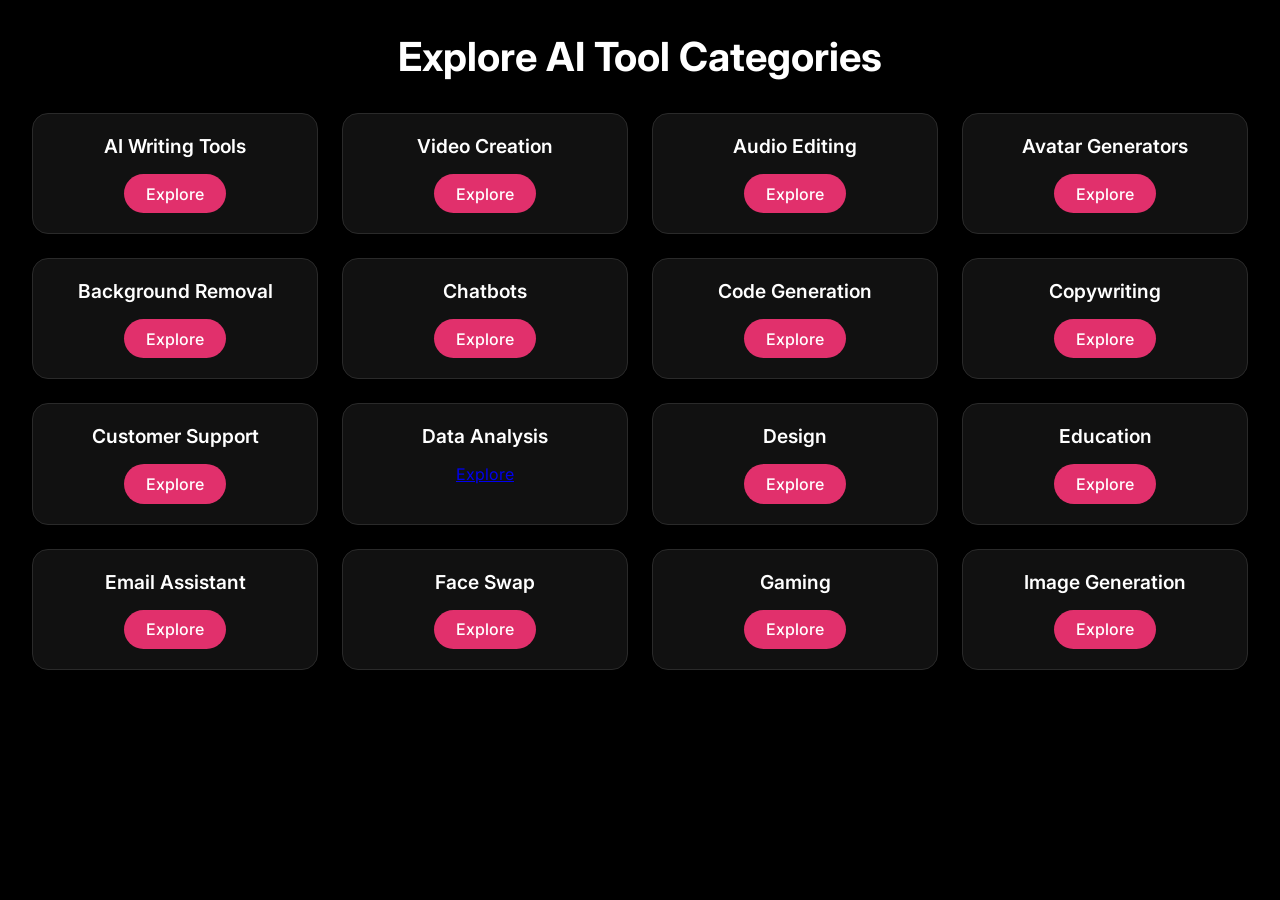
<file: categories.html>
<!DOCTYPE html>
<html lang="en">
<head>
  <meta charset="UTF-8" />
  <meta name="viewport" content="width=device-width, initial-scale=1.0"/>
  <title>AI Tool Categories</title>
  <link href="https://fonts.googleapis.com/css2?family=Inter:wght@400;600;700&display=swap" rel="stylesheet">
  <style>
    :root {
      --bg: #000;
      --text: #fff;
      --card: #111;
      --border: #2a2a2a;
      --accent: #6366f1;
      --insta-btn: #e1306c;
      --insta-hover: #c72a60;
    }

    * {
      box-sizing: border-box;
      margin: 0;
      padding: 0;
    }

    body {
      font-family: 'Inter', sans-serif;
      background: var(--bg);
      color: var(--text);
      padding: 2rem;
    }

    h1 {
      font-size: 2.5rem;
      text-align: center;
      margin-bottom: 2rem;
    }

    .grid {
      display: grid;
      grid-template-columns: repeat(auto-fit, minmax(240px, 1fr));
      gap: 1.5rem;
    }

    .category-card {
      background: var(--card);
      border: 1px solid var(--border);
      border-radius: 1rem;
      padding: 1.25rem;
      text-align: center;
      transition: transform 0.2s ease, box-shadow 0.2s;
    }

    .category-card:hover {
      transform: translateY(-4px);
      box-shadow: 0 0 0 1px var(--accent), 0 8px 20px rgba(99, 102, 241, 0.2);
    }

    .category-name {
      font-weight: 600;
      font-size: 1.2rem;
      margin-bottom: 1rem;
    }

    .category-link {
      display: inline-block;
      padding: 0.6rem 1.4rem;
      background: var(--insta-btn);
      color: white;
      border-radius: 999px;
      text-decoration: none;
      font-weight: 500;
      transition: background 0.3s ease, transform 0.2s ease;
    }

    .category-link:hover {
      background: var(--insta-hover);
      transform: scale(1.05);
    }

    @media (max-width: 600px) {
      h1 {
        font-size: 1.8rem;
      }
    }
  </style>
</head>
<body>
  <h1>Explore AI Tool Categories</h1>
  <div class="grid">
    <div class="category-card">
      <div class="category-name">AI Writing Tools</div>
      <a href="index.html" class="category-link">Explore</a>
    </div>
    <div class="category-card">
      <div class="category-name">Video Creation</div>
      <a href="index.html" class="category-link">Explore</a>
    </div>
    <div class="category-card">
      <div class="category-name">Audio Editing</div>
      <a href="index.html" class="category-link">Explore</a>
    </div>
    <div class="category-card">
      <div class="category-name">Avatar Generators</div>
      <a href="index.html" class="category-link">Explore</a>
    </div>
    <div class="category-card">
      <div class="category-name">Background Removal</div>
      <a href="index.html" class="category-link">Explore</a>
    </div>
    <div class="category-card">
      <div class="category-name">Chatbots</div>
      <a href="index.html" class="category-link">Explore</a>
    </div>
    <div class="category-card">
      <div class="category-name">Code Generation</div>
      <a href="index.html" class="category-link">Explore</a>
    </div>
    <div class="category-card">
      <div class="category-name">Copywriting</div>
      <a href="index.html" class="category-link">Explore</a>
    </div>
    <div class="category-card">
      <div class="category-name">Customer Support</div>
      <a href="index.html" class="category-link">Explore</a>
    </div>
    <div class="category-card">
      <div class="category-name">Data Analysis</div>
      <a href="index.html" class"category-link">Explore</a>
    </div>
    <div class="category-card">
      <div class="category-name">Design</div>
      <a href="index.html" class="category-link">Explore</a>
    </div>
    <div class="category-card">
      <div class="category-name">Education</div>
      <a href="index.html" class="category-link">Explore</a>
    </div>
    <div class="category-card">
      <div class="category-name">Email Assistant</div>
      <a href="index.html" class="category-link">Explore</a>
    </div>
    <div class="category-card">
      <div class="category-name">Face Swap</div>
      <a href="index.html" class="category-link">Explore</a>
    </div>
    <div class="category-card">
      <div class="category-name">Gaming</div>
      <a href="index.html" class="category-link">Explore</a>
    </div>
    <div class="category-card">
      <div class="category-name">Image Generation</div>
      <a href="index.html" class="category-link">Explore</a>
    </div>
  </div>
</body>
</html>
</file>
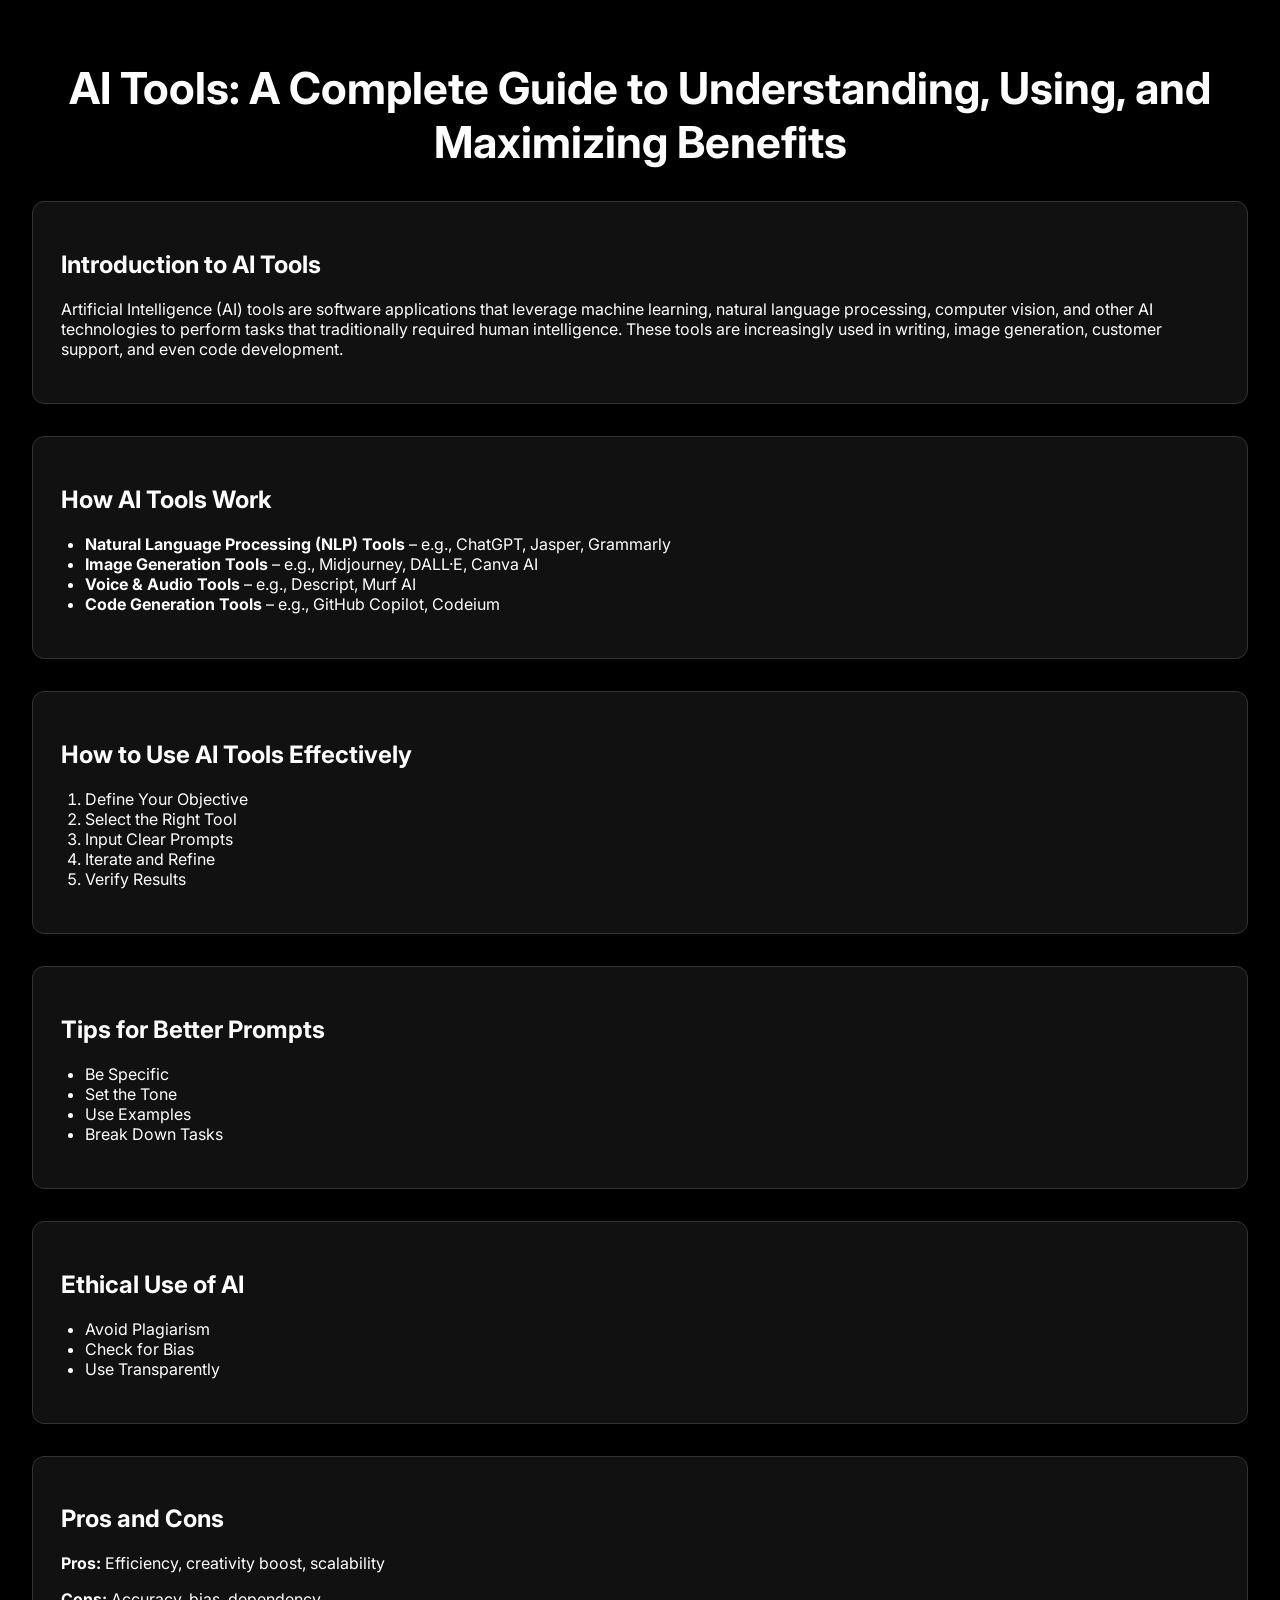
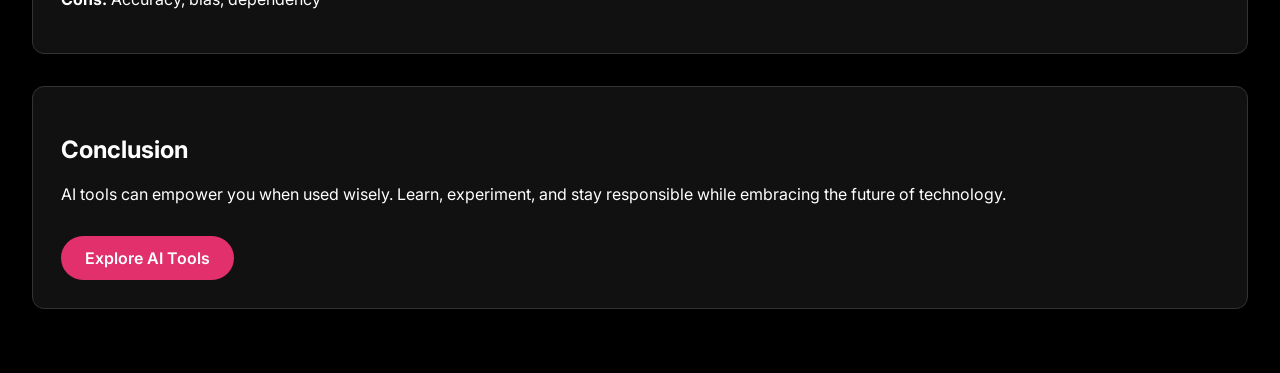
<file: toolsdetails.html>
<!DOCTYPE html>
<html lang="en">
<head>
  <meta charset="UTF-8" />
  <meta name="viewport" content="width=device-width, initial-scale=1.0"/>
  <title>AI Tools Guide</title>
  <link href="https://fonts.googleapis.com/css2?family=Inter:wght@400;600;700&display=swap" rel="stylesheet">
  <style>
    :root {
      --background: #000000;
      --foreground: #ffffff;
      --accent: #6366f1;
      --card-bg: #111111;
      --border: #333333;
      --button-bg: #e1306c;
      --button-hover: #c72a60;
    }

    body {
      font-family: 'Inter', sans-serif;
      margin: 0;
      padding: 2rem;
      background: var(--background);
      color: var(--foreground);
    }

    h1, h2, h3 {
      color: var(--foreground);
    }

    h1 {
      font-size: 2.75rem;
      text-align: center;
      margin-bottom: 2rem;
    }

    section {
      background: var(--card-bg);
      padding: 1.75rem;
      border-radius: 12px;
      margin-bottom: 2rem;
      border: 1px solid var(--border);
      box-shadow: 0 4px 16px rgba(0,0,0,0.3);
    }

    ul, ol {
      padding-left: 1.5rem;
    }

    a.button {
      display: inline-block;
      padding: 0.75rem 1.5rem;
      background: var(--button-bg);
      color: #fff;
      border-radius: 9999px;
      text-decoration: none;
      font-weight: 600;
      margin-top: 1rem;
      transition: background 0.3s ease, transform 0.2s;
    }

    a.button:hover {
      background: var(--button-hover);
      transform: scale(1.05);
    }

    a.button:active {
      transform: scale(0.95);
    }

    @media (max-width: 768px) {
      body {
        padding: 1rem;
      }

      h1 {
        font-size: 2rem;
      }

      section {
        padding: 1.25rem;
      }
    }
  </style>
</head>
<body>
  <h1>AI Tools: A Complete Guide to Understanding, Using, and Maximizing Benefits</h1>

  <section>
    <h2>Introduction to AI Tools</h2>
    <p>Artificial Intelligence (AI) tools are software applications that leverage machine learning, natural language processing, computer vision, and other AI technologies to perform tasks that traditionally required human intelligence. These tools are increasingly used in writing, image generation, customer support, and even code development.</p>
  </section>

  <section>
    <h2>How AI Tools Work</h2>
    <ul>
      <li><strong>Natural Language Processing (NLP) Tools</strong> – e.g., ChatGPT, Jasper, Grammarly</li>
      <li><strong>Image Generation Tools</strong> – e.g., Midjourney, DALL·E, Canva AI</li>
      <li><strong>Voice & Audio Tools</strong> – e.g., Descript, Murf AI</li>
      <li><strong>Code Generation Tools</strong> – e.g., GitHub Copilot, Codeium</li>
    </ul>
  </section>

  <section>
    <h2>How to Use AI Tools Effectively</h2>
    <ol>
      <li>Define Your Objective</li>
      <li>Select the Right Tool</li>
      <li>Input Clear Prompts</li>
      <li>Iterate and Refine</li>
      <li>Verify Results</li>
    </ol>
  </section>

  <section>
    <h2>Tips for Better Prompts</h2>
    <ul>
      <li>Be Specific</li>
      <li>Set the Tone</li>
      <li>Use Examples</li>
      <li>Break Down Tasks</li>
    </ul>
  </section>

  <section>
    <h2>Ethical Use of AI</h2>
    <ul>
      <li>Avoid Plagiarism</li>
      <li>Check for Bias</li>
      <li>Use Transparently</li>
    </ul>
  </section>

  <section>
    <h2>Pros and Cons</h2>
    <p><strong>Pros:</strong> Efficiency, creativity boost, scalability</p>
    <p><strong>Cons:</strong> Accuracy, bias, dependency</p>
  </section>

  <section>
    <h2>Conclusion</h2>
    <p>AI tools can empower you when used wisely. Learn, experiment, and stay responsible while embracing the future of technology.</p>
    <a href="index.html" class="button">Explore AI Tools</a>
  </section>
</body>
</html>
</file>
